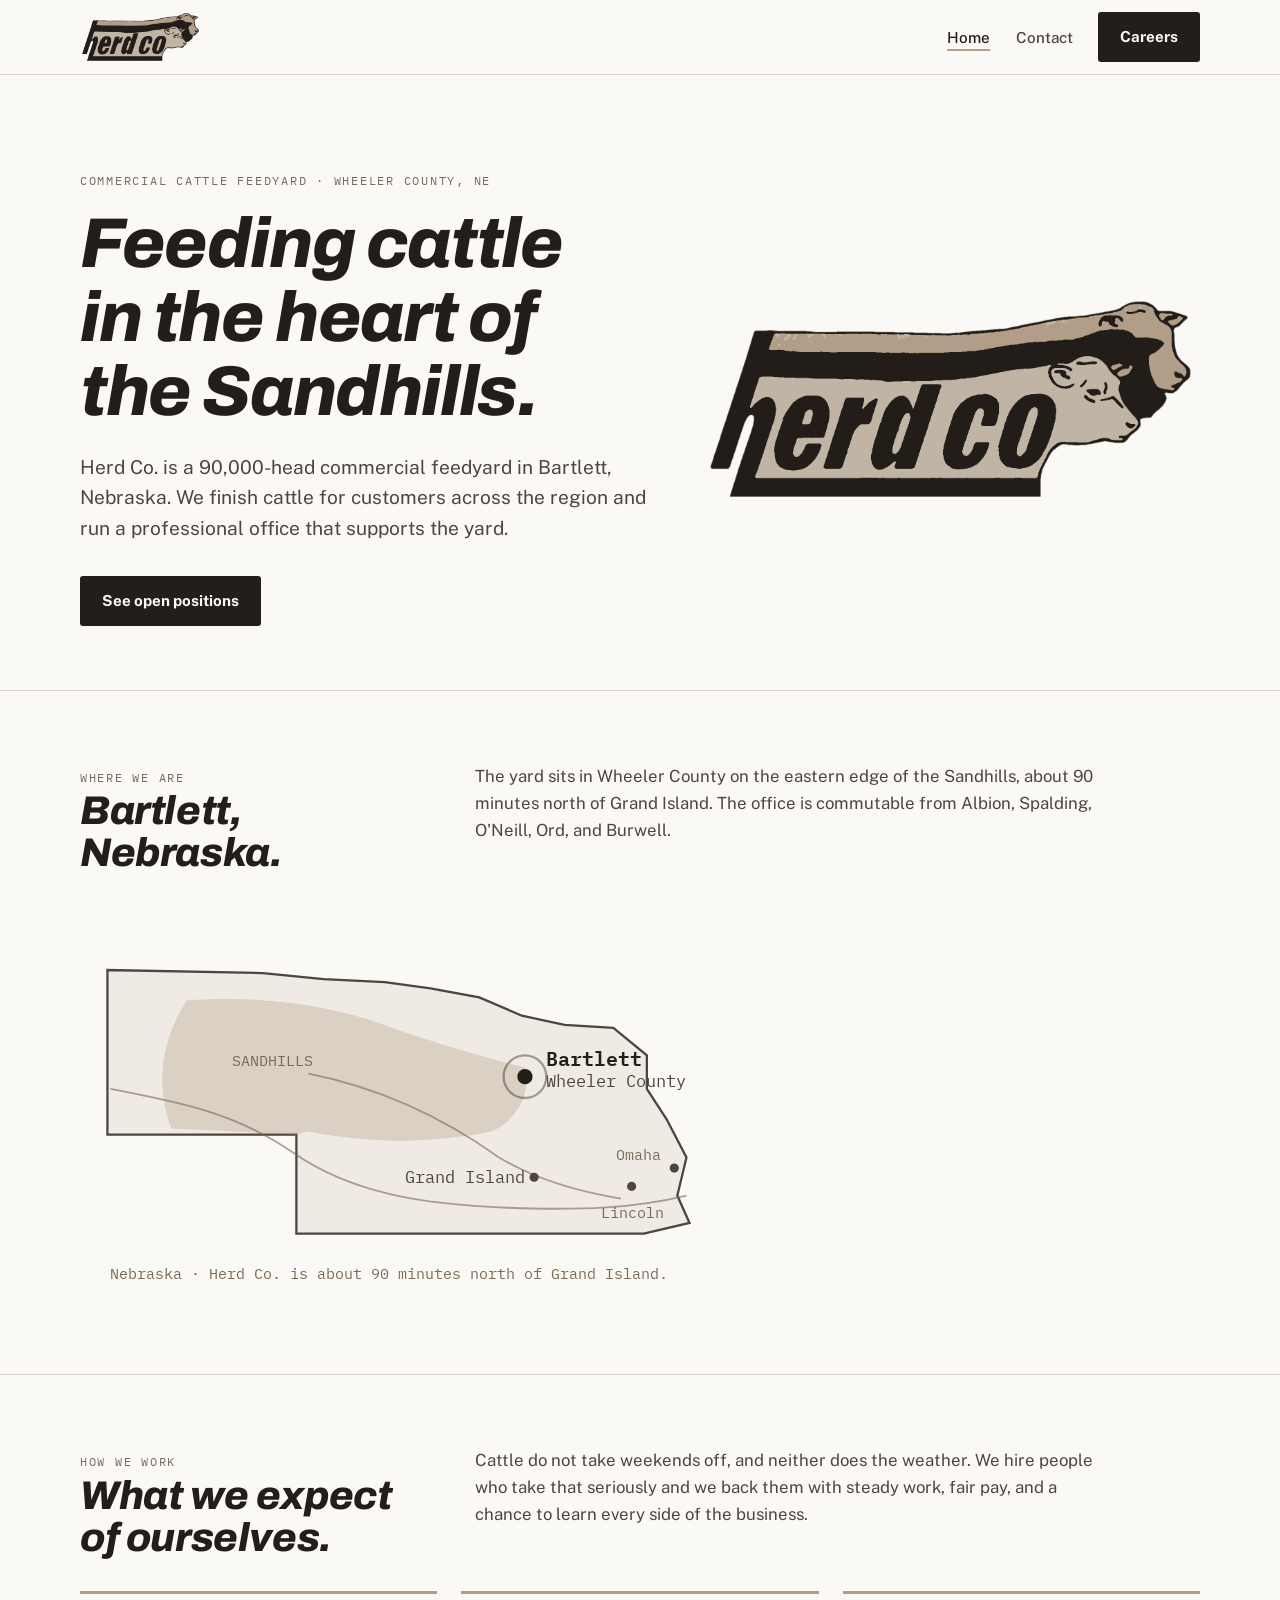
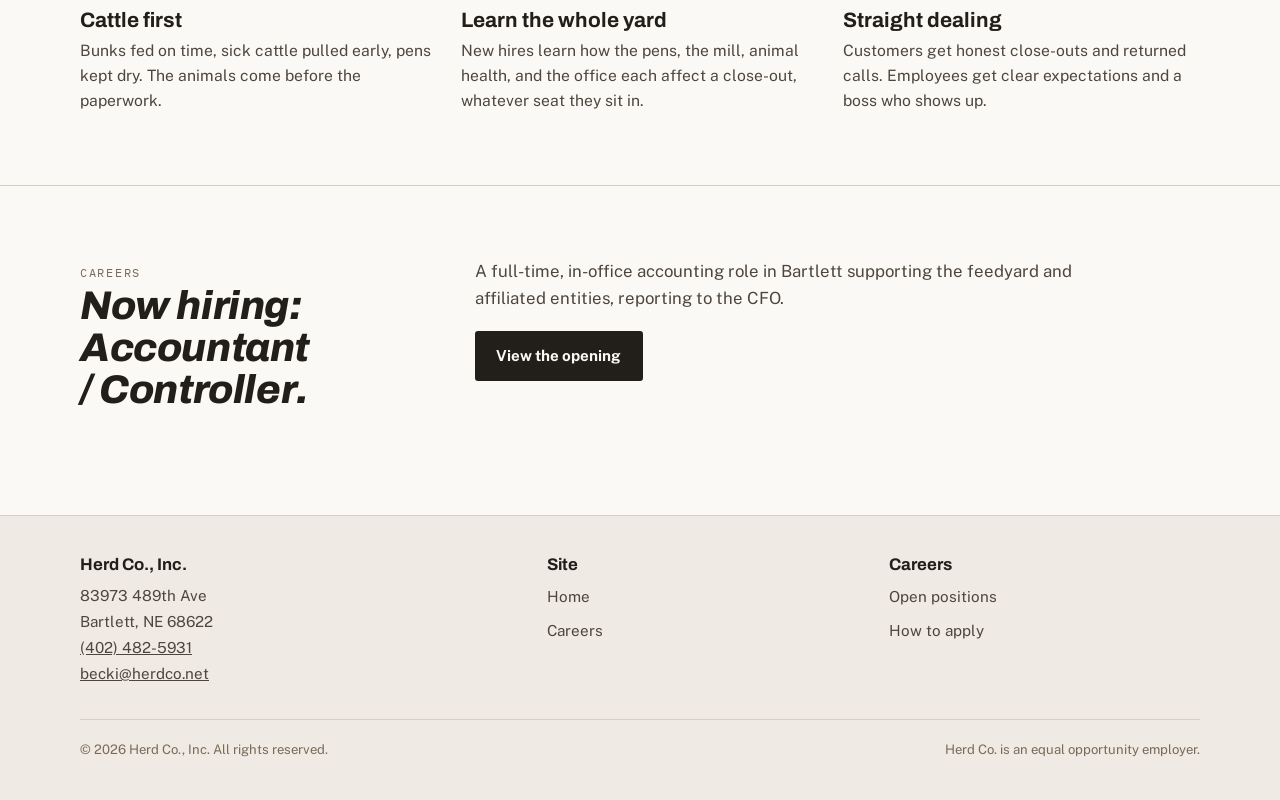
<file: index.html>
<!DOCTYPE html>
<html lang="en">
<head>
  <meta charset="utf-8">
  <meta name="viewport" content="width=device-width, initial-scale=1">
  <title>Herd Co. | Cattle Feeding in Bartlett, Nebraska</title>
  <meta name="description" content="Herd Co. is a 90,000-head commercial cattle feedyard in Bartlett, Nebraska. Learn about Herd Co. and careers in cattle feeding and agribusiness.">
  <link rel="preconnect" href="https://fonts.googleapis.com">
  <link rel="preconnect" href="https://fonts.gstatic.com" crossorigin>
  <link rel="stylesheet" href="https://fonts.googleapis.com/css2?family=Archivo:ital,wght@0,700;1,800&family=Public+Sans:wght@400;500;600;700&family=IBM+Plex+Mono:wght@400;500&display=swap">
  <link rel="stylesheet" href="style.css">
  <link rel="icon" href="favicon.svg" type="image/svg+xml">
</head>
<body>

<header class="site-header">
  <div class="wrap">
    <a class="brand" href="index.html" aria-label="Herd Co. home">
      <picture>
        <source srcset="logo-dark-800.png" media="(prefers-color-scheme: dark)">
        <img src="logo-800.png" alt="Herd Co." width="800" height="343">
      </picture>
    </a>
    <nav aria-label="Main">
      <ul>
        <li><a href="index.html" aria-current="page">Home</a></li>
        <li><a href="index.html#contact">Contact</a></li>
        <li><a class="btn" href="careers.html">Careers</a></li>
      </ul>
    </nav>
  </div>
</header>

<main>
  <div class="hero">
    <div class="wrap grid">
      <div>
        <span class="eyebrow">Commercial cattle feedyard &middot; Wheeler County, NE</span>
        <h1>Feeding cattle in the heart of the Sandhills.</h1>
        <p class="lede">Herd Co. is a 90,000-head commercial feedyard in Bartlett, Nebraska. We finish cattle for customers across the region and run a professional office that supports the yard.</p>
        <div class="actions">
          <a class="btn" href="careers.html">See open positions</a>
        </div>
      </div>
      <figure style="margin:0">
        <picture>
          <source srcset="logo-dark.png" media="(prefers-color-scheme: dark)">
          <img class="hero-logo" src="logo.png" alt="Herd Co. logo: the herd co wordmark with two cattle heads" width="1443" height="620">
        </picture>
      </figure>
    </div>
  </div>

  <section id="where">
    <div class="wrap">
      <div class="section-head">
        <div>
          <span class="eyebrow">Where we are</span>
          <h2>Bartlett, Nebraska.</h2>
        </div>
        <p>The yard sits in Wheeler County on the eastern edge of the Sandhills, about 90 minutes north of Grand Island. The office is commutable from Albion, Spalding, O'Neill, Ord, and Burwell.</p>
      </div>
      <svg class="map" viewBox="0 0 420 260" role="img" aria-label="Map of Nebraska showing Bartlett in Wheeler County, on the eastern edge of the Sandhills" style="max-width:640px">
        <path class="state" d="M18 42 L18 150 L142 150 L142 215 L370 215 L400 208 L392 190 L398 165 L385 140 L372 120 L372 98 L350 80 L318 78 L290 72 L262 60 L230 54 L200 50 L160 48 L120 44 Z"/>
        <path class="sandhills" d="M70 62 C120 58 170 66 205 80 C240 92 268 100 292 106 C296 122 288 140 270 148 C230 156 190 156 150 148 L142 150 L60 146 C50 120 52 90 70 62 Z"/>
        <path class="river" d="M20 120 C60 128 100 134 140 162 C180 190 230 196 280 198 C330 200 365 198 398 190"/>
        <path class="river" d="M150 110 C200 120 240 140 275 165 C300 180 330 188 355 192"/>
        <circle cx="298" cy="178" r="3" fill="var(--ink-2)"/>
        <text x="292" y="182" text-anchor="end">Grand Island</text>
        <circle cx="362" cy="184" r="3" fill="var(--ink-2)"/>
        <text x="342" y="205" class="faint">Lincoln</text>
        <circle cx="390" cy="172" r="3" fill="var(--ink-2)"/>
        <text x="352" y="167" class="faint">Omaha</text>
        <circle class="pin-ring" cx="292" cy="112" r="14"/>
        <circle class="pin" cx="292" cy="112" r="5"/>
        <text x="306" y="105" class="city">Bartlett</text>
        <text x="306" y="119">Wheeler County</text>
        <text x="100" y="105" class="faint">SANDHILLS</text>
        <text x="20" y="245" class="faint">Nebraska &middot; Herd Co. is about 90 minutes north of Grand Island.</text>
      </svg>
    </div>
  </section>

  <section id="values">
    <div class="wrap">
      <div class="section-head">
        <div>
          <span class="eyebrow">How we work</span>
          <h2>What we expect of ourselves.</h2>
        </div>
        <p>Cattle do not take weekends off, and neither does the weather. We hire people who take that seriously and we back them with steady work, fair pay, and a chance to learn every side of the business.</p>
      </div>
      <ul class="values">
        <li><h3>Cattle first</h3><p>Bunks fed on time, sick cattle pulled early, pens kept dry. The animals come before the paperwork.</p></li>
        <li><h3>Learn the whole yard</h3><p>New hires learn how the pens, the mill, animal health, and the office each affect a close-out, whatever seat they sit in.</p></li>
        <li><h3>Straight dealing</h3><p>Customers get honest close-outs and returned calls. Employees get clear expectations and a boss who shows up.</p></li>
      </ul>
    </div>
  </section>

  <section id="careers-teaser">
    <div class="wrap">
      <div class="section-head">
        <div>
          <span class="eyebrow">Careers</span>
          <h2>Now hiring: Accountant / Controller.</h2>
        </div>
        <div>
          <p>A full-time, in-office accounting role in Bartlett supporting the feedyard and affiliated entities, reporting to the CFO.</p>
          <p style="margin-top:1.2rem"><a class="btn" href="careers.html">View the opening</a></p>
        </div>
      </div>
    </div>
  </section>
</main>

<footer id="contact">
  <div class="wrap">
    <div>
      <h3>Herd Co., Inc.</h3>
      <address>
        83973 489th Ave<br>
        Bartlett, NE 68622<br>
        <a href="tel:+14024825931">(402) 482-5931</a><br>
        <a href="mailto:becki@herdco.net">becki@herdco.net</a>
      </address>
    </div>
    <div>
      <h3>Site</h3>
      <ul>
        <li><a href="index.html">Home</a></li>
        <li><a href="careers.html">Careers</a></li>
      </ul>
    </div>
    <div>
      <h3>Careers</h3>
      <ul>
        <li><a href="careers.html#openings">Open positions</a></li>
        <li><a href="careers.html#apply">How to apply</a></li>
      </ul>
    </div>
    <div class="legal">
      <span>&copy; 2026 Herd Co., Inc. All rights reserved.</span>
      <span>Herd Co. is an equal opportunity employer.</span>
    </div>
  </div>
</footer>

</body>
</html>
</file>
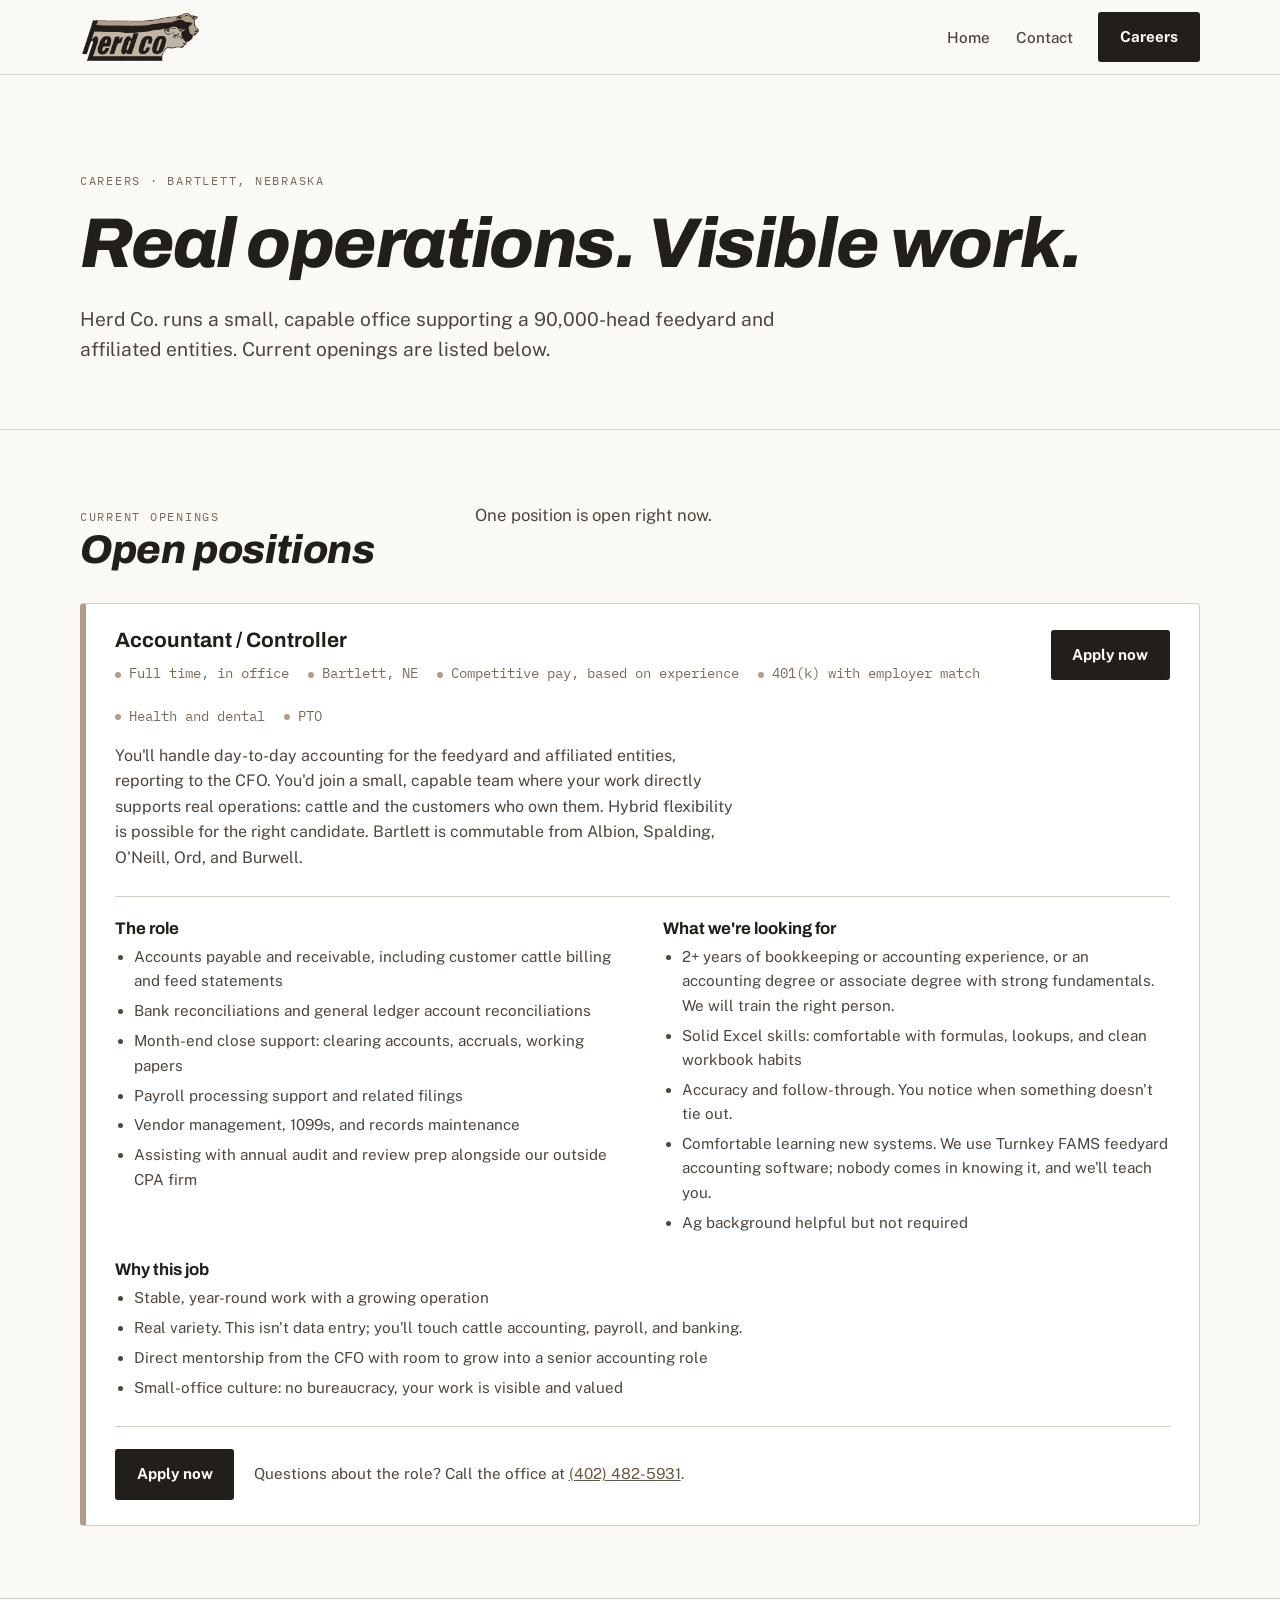
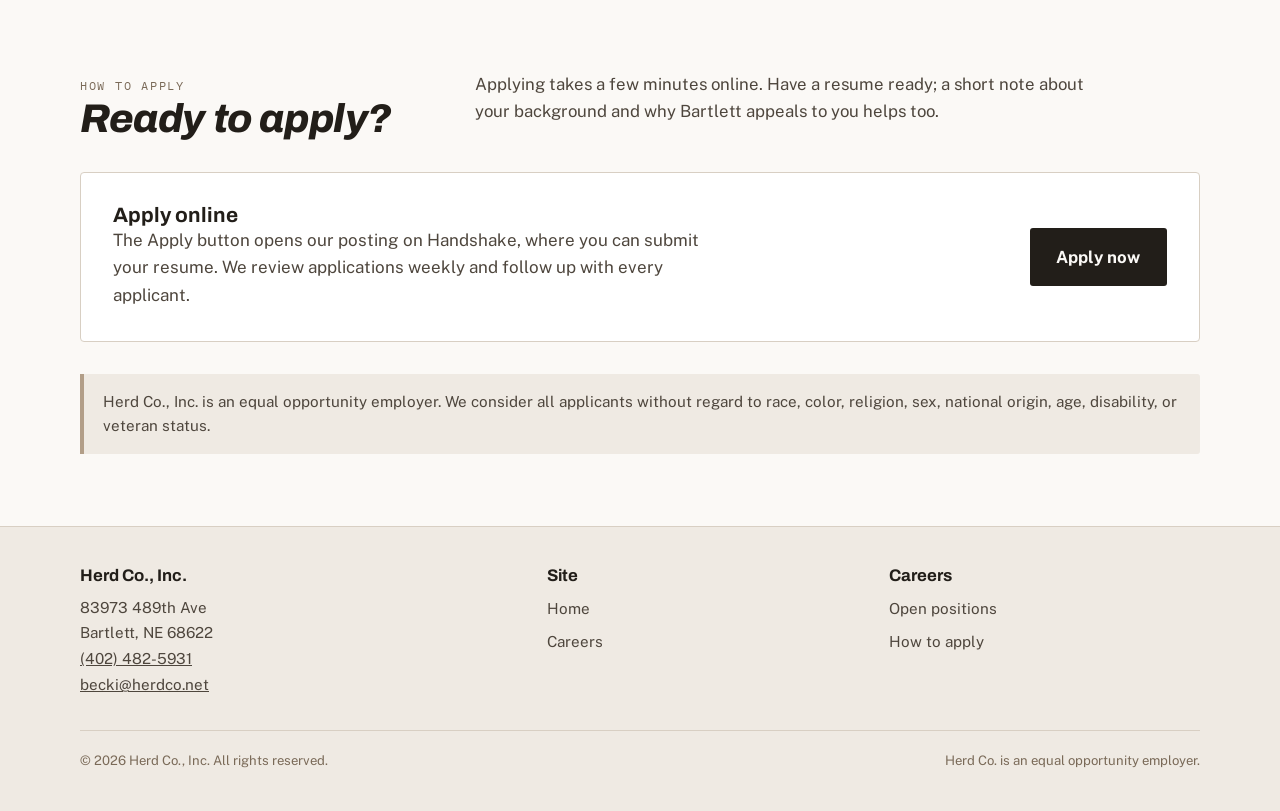
<file: careers.html>
<!DOCTYPE html>
<html lang="en">
<head>
  <meta charset="utf-8">
  <meta name="viewport" content="width=device-width, initial-scale=1">
  <title>Careers at Herd Co. | Accountant / Controller in Bartlett, Nebraska</title>
  <meta name="description" content="Herd Co. is hiring an Accountant / Controller for its cattle feedyard office in Bartlett, Nebraska. Apply online.">
  <link rel="preconnect" href="https://fonts.googleapis.com">
  <link rel="preconnect" href="https://fonts.gstatic.com" crossorigin>
  <link rel="stylesheet" href="https://fonts.googleapis.com/css2?family=Archivo:ital,wght@0,700;1,800&family=Public+Sans:wght@400;500;600;700&family=IBM+Plex+Mono:wght@400;500&display=swap">
  <link rel="stylesheet" href="style.css">
  <link rel="icon" href="favicon.svg" type="image/svg+xml">
</head>
<body>

<header class="site-header">
  <div class="wrap">
    <a class="brand" href="index.html" aria-label="Herd Co. home">
      <picture>
        <source srcset="logo-dark-800.png" media="(prefers-color-scheme: dark)">
        <img src="logo-800.png" alt="Herd Co." width="800" height="343">
      </picture>
    </a>
    <nav aria-label="Main">
      <ul>
        <li><a href="index.html">Home</a></li>
        <li><a href="index.html#contact">Contact</a></li>
        <li><a class="btn" href="careers.html" aria-current="page">Careers</a></li>
      </ul>
    </nav>
  </div>
</header>

<main>
  <div class="hero">
    <div class="wrap">
      <span class="eyebrow">Careers &middot; Bartlett, Nebraska</span>
      <h1>Real operations. Visible work.</h1>
      <p class="lede">Herd Co. runs a small, capable office supporting a 90,000-head feedyard and affiliated entities. Current openings are listed below.</p>
    </div>
  </div>

  <section id="openings">
    <div class="wrap">
      <div class="section-head">
        <div>
          <span class="eyebrow">Current openings</span>
          <h2>Open positions</h2>
        </div>
        <p>One position is open right now.</p>
      </div>

      <!--
        HOW TO EDIT THE JOB LIST
        Each <article class="job"> block is one posting. Copy a block to add a job,
        delete a block to remove one, and change the text inside. Apply buttons link to
        the Handshake posting. Update data-updated when you change the list.
      -->
      <div class="jobs" data-updated="2026-09-09">

        <article class="job">
          <div class="top">
            <div>
              <h3>Accountant / Controller</h3>
              <div class="meta mono">
                <span>Full time, in office</span>
                <span>Bartlett, NE</span>
                <span>Competitive pay, based on experience</span>
                <span>401(k) with employer match</span>
                <span>Health and dental</span>
                <span>PTO</span>
              </div>
              <p class="desc">You'll handle day-to-day accounting for the feedyard and affiliated entities, reporting to the CFO. You'd join a small, capable team where your work directly supports real operations: cattle and the customers who own them. Hybrid flexibility is possible for the right candidate. Bartlett is commutable from Albion, Spalding, O'Neill, Ord, and Burwell.</p>
            </div>
            <a class="btn" href="https://app.joinhandshake.com/public/jobs/11414222" rel="noopener">Apply now</a>
          </div>

          <div class="job-body">
            <div>
              <h3>The role</h3>
              <ul>
                <li>Accounts payable and receivable, including customer cattle billing and feed statements</li>
                <li>Bank reconciliations and general ledger account reconciliations</li>
                <li>Month-end close support: clearing accounts, accruals, working papers</li>
                <li>Payroll processing support and related filings</li>
                <li>Vendor management, 1099s, and records maintenance</li>
                <li>Assisting with annual audit and review prep alongside our outside CPA firm</li>
              </ul>
            </div>
            <div>
              <h3>What we're looking for</h3>
              <ul>
                <li>2+ years of bookkeeping or accounting experience, or an accounting degree or associate degree with strong fundamentals. We will train the right person.</li>
                <li>Solid Excel skills: comfortable with formulas, lookups, and clean workbook habits</li>
                <li>Accuracy and follow-through. You notice when something doesn't tie out.</li>
                <li>Comfortable learning new systems. We use Turnkey FAMS feedyard accounting software; nobody comes in knowing it, and we'll teach you.</li>
                <li>Ag background helpful but not required</li>
              </ul>
            </div>
            <div class="full">
              <h3>Why this job</h3>
              <ul>
                <li>Stable, year-round work with a growing operation</li>
                <li>Real variety. This isn't data entry; you'll touch cattle accounting, payroll, and banking.</li>
                <li>Direct mentorship from the CFO with room to grow into a senior accounting role</li>
                <li>Small-office culture: no bureaucracy, your work is visible and valued</li>
              </ul>
            </div>
          </div>

          <div class="cta">
            <a class="btn" href="https://app.joinhandshake.com/public/jobs/11414222" rel="noopener">Apply now</a>
            <p>Questions about the role? Call the office at <a href="tel:+14024825931">(402) 482-5931</a>.</p>
          </div>
        </article>

      </div>
    </div>
  </section>

  <section id="apply">
    <div class="wrap">
      <div class="section-head">
        <div>
          <span class="eyebrow">How to apply</span>
          <h2>Ready to apply?</h2>
        </div>
        <p>Applying takes a few minutes online. Have a resume ready; a short note about your background and why Bartlett appeals to you helps too.</p>
      </div>
      <div class="apply-box">
        <div>
          <h3>Apply online</h3>
          <p>The Apply button opens our posting on Handshake, where you can submit your resume. We review applications weekly and follow up with every applicant.</p>
        </div>
        <a class="btn" href="https://app.joinhandshake.com/public/jobs/11414222" rel="noopener">Apply now</a>
      </div>
      <p class="notice" style="margin-top:2rem">Herd Co., Inc. is an equal opportunity employer. We consider all applicants without regard to race, color, religion, sex, national origin, age, disability, or veteran status.</p>
    </div>
  </section>
</main>

<footer id="contact">
  <div class="wrap">
    <div>
      <h3>Herd Co., Inc.</h3>
      <address>
        83973 489th Ave<br>
        Bartlett, NE 68622<br>
        <a href="tel:+14024825931">(402) 482-5931</a><br>
        <a href="mailto:becki@herdco.net">becki@herdco.net</a>
      </address>
    </div>
    <div>
      <h3>Site</h3>
      <ul>
        <li><a href="index.html">Home</a></li>
        <li><a href="careers.html">Careers</a></li>
      </ul>
    </div>
    <div>
      <h3>Careers</h3>
      <ul>
        <li><a href="careers.html#openings">Open positions</a></li>
        <li><a href="careers.html#apply">How to apply</a></li>
      </ul>
    </div>
    <div class="legal">
      <span>&copy; 2026 Herd Co., Inc. All rights reserved.</span>
      <span>Herd Co. is an equal opportunity employer.</span>
    </div>
  </div>
</footer>

</body>
</html>
</file>
<file: style.css>
/* Herd Co site styles. Palette taken from the Herd Co logo: near-black brown, tan, warm grey, white. */
:root {
  --bg: #FBF9F6;
  --bg-2: #EFEAE3;
  --ink: #221E19;
  --ink-2: #4E463D;
  --muted: #7A6A58;
  --line: #D8CFC3;
  --accent: #221E19;
  --accent-ink: #FBF9F6;
  --tan: #B29E88;
  --tan-2: #C0B5A5;
  --link: #6B5641;
  --card: #FFFFFF;
  color-scheme: light;
}
@media (prefers-color-scheme: dark) {
  :root:not([data-theme="light"]) {
    --bg: #1A1714;
    --bg-2: #241F1B;
    --ink: #F3EEE6;
    --ink-2: #C9C0B4;
    --muted: #B29E88;
    --line: #3A332C;
    --accent: #B29E88;
    --accent-ink: #1A1714;
    --tan: #B29E88;
    --tan-2: #6F6357;
    --link: #D4C2AC;
    --card: #221E19;
    color-scheme: dark;
  }
}
:root[data-theme="dark"] {
  --bg: #1A1714;
  --bg-2: #241F1B;
  --ink: #F3EEE6;
  --ink-2: #C9C0B4;
  --muted: #B29E88;
  --line: #3A332C;
  --accent: #B29E88;
  --accent-ink: #1A1714;
  --tan: #B29E88;
  --tan-2: #6F6357;
  --link: #D4C2AC;
  --card: #221E19;
  color-scheme: dark;
}

* { box-sizing: border-box; }
html { scroll-behavior: smooth; }
@media (prefers-reduced-motion: reduce) { html { scroll-behavior: auto; } }

body {
  margin: 0;
  background: var(--bg);
  color: var(--ink);
  font-family: "Public Sans", "Segoe UI", Helvetica, Arial, sans-serif;
  font-size: 17px;
  line-height: 1.6;
}
h1, h2, h3 {
  font-family: "Archivo", "Arial Black", Helvetica, Arial, sans-serif;
  line-height: 1.05;
  margin: 0;
  text-wrap: balance;
}
h1 { font-size: clamp(2.5rem, 6vw, 4.4rem); font-weight: 800; font-style: italic; letter-spacing: -0.02em; }
h2 { font-size: clamp(1.7rem, 3.4vw, 2.5rem); font-weight: 800; font-style: italic; letter-spacing: -0.01em; }
h3 { font-size: 1.3rem; font-weight: 700; }
p { margin: 0; max-width: 62ch; }
a { color: var(--link); }
a:focus-visible, button:focus-visible, summary:focus-visible { outline: 3px solid var(--tan); outline-offset: 3px; }
.mono { font-family: "IBM Plex Mono", Consolas, monospace; font-size: 0.9rem; }
.eyebrow {
  font-family: "IBM Plex Mono", Consolas, monospace;
  font-size: 0.78rem;
  text-transform: uppercase;
  letter-spacing: 0.14em;
  color: var(--muted);
}
.wrap { width: min(1120px, 100% - 3rem); margin-inline: auto; }

/* Header */
.site-header {
  border-bottom: 1px solid var(--line);
  background: var(--bg);
  position: sticky; top: 0; z-index: 10;
}
.site-header .wrap { display: flex; align-items: center; justify-content: space-between; gap: 1rem; padding: 0.7rem 0; }
.brand { display: flex; align-items: center; text-decoration: none; color: var(--ink); }
.brand img { height: 52px; width: auto; display: block; }
nav ul { list-style: none; margin: 0; padding: 0; display: flex; gap: 1.6rem; align-items: center; }
nav a { color: var(--ink-2); text-decoration: none; font-weight: 500; font-size: 0.95rem; }
nav a:hover, nav a[aria-current="page"] { color: var(--ink); text-decoration: underline; text-underline-offset: 6px; text-decoration-color: var(--tan); text-decoration-thickness: 2px; }
.btn {
  display: inline-block; padding: 0.75rem 1.3rem; border-radius: 3px;
  background: var(--accent); color: var(--accent-ink); text-decoration: none; font-weight: 700; font-size: 0.95rem;
  border: 1px solid transparent;
}
.btn:hover { filter: brightness(1.15); }
.btn.ghost { background: transparent; color: var(--ink); border-color: var(--line); }
nav a.btn { color: var(--accent-ink); text-decoration: none; }

/* Hero */
.hero { padding: clamp(3rem, 8vw, 6rem) 0 clamp(2.5rem, 6vw, 4rem); border-bottom: 1px solid var(--line); }
.hero .grid { display: grid; grid-template-columns: 1.15fr 1fr; gap: 3rem; align-items: center; }
.hero p.lede { font-size: 1.2rem; color: var(--ink-2); margin-top: 1.4rem; }
.hero .actions { display: flex; gap: 0.8rem; flex-wrap: wrap; margin-top: 2rem; }
.hero .eyebrow { margin-bottom: 1rem; display: block; }
.hero-logo { width: 100%; max-width: 520px; height: auto; display: block; margin-inline: auto; }

/* Map */
.map { width: 100%; height: auto; display: block; }
.map .state { fill: var(--bg-2); stroke: var(--ink-2); stroke-width: 1.5; }
.map .sandhills { fill: var(--tan); opacity: 0.35; }
.map .pin { fill: var(--ink); }
.map .pin-ring { fill: none; stroke: var(--ink); stroke-width: 1.5; opacity: 0.4; }
.map .river { fill: none; stroke: var(--muted); stroke-width: 1.2; opacity: 0.6; }
.map text { font-family: "IBM Plex Mono", Consolas, monospace; font-size: 11px; fill: var(--ink-2); }
.map text.city { fill: var(--ink); font-weight: 600; font-size: 13px; }
.map text.faint { fill: var(--muted); font-size: 10px; }

/* Sections */
section { padding: clamp(2.5rem, 6vw, 4.5rem) 0; }
section + section { border-top: 1px solid var(--line); }
.section-head { display: grid; grid-template-columns: 1fr 2fr; gap: 2rem; margin-bottom: 2rem; align-items: start; }
.section-head p { color: var(--ink-2); font-size: 1.05rem; }

.facts { display: grid; grid-template-columns: repeat(4, 1fr); border: 1px solid var(--line); border-radius: 4px; overflow: hidden; background: var(--card); margin-top: 2.5rem; }
.fact { padding: 1.2rem 1.4rem; border-right: 1px solid var(--line); border-top: 4px solid var(--tan); }
.fact:last-child { border-right: 0; }
.fact .num { font-family: "Archivo", "Arial Black", Helvetica, Arial, sans-serif; font-size: 1.9rem; font-weight: 800; font-style: italic; line-height: 1; font-variant-numeric: tabular-nums; letter-spacing: -0.01em; }
.fact .lbl { font-size: 0.85rem; color: var(--muted); margin-top: 0.4rem; }

.values { list-style: none; margin: 0; padding: 0; display: grid; grid-template-columns: repeat(3, 1fr); gap: 1.5rem; }
.values li { padding-top: 1rem; border-top: 3px solid var(--tan); }
.values li p { color: var(--ink-2); font-size: 0.98rem; margin-top: 0.4rem; }

/* Careers */
.jobs { display: grid; gap: 1rem; }
.job {
  padding: 1.6rem 1.8rem; background: var(--card); border: 1px solid var(--line); border-radius: 4px;
  border-left: 6px solid var(--tan);
}
.job .top { display: grid; grid-template-columns: 1fr auto; gap: 1rem 2rem; align-items: start; }
.job .meta { display: flex; gap: 1.2rem; flex-wrap: wrap; margin-top: 0.6rem; color: var(--muted); }
.job .meta span::before { content: ""; display: inline-block; width: 6px; height: 6px; border-radius: 50%; background: var(--tan); margin-right: 0.5rem; vertical-align: middle; }
.job p.desc { color: var(--ink-2); font-size: 1rem; margin-top: 1rem; }
.job .btn { white-space: nowrap; }
.job-body { display: grid; grid-template-columns: repeat(2, 1fr); gap: 1.6rem 2.5rem; margin-top: 1.6rem; padding-top: 1.4rem; border-top: 1px solid var(--line); }
.job-body h3 { font-size: 1.05rem; margin-bottom: 0.5rem; }
.job-body ul { margin: 0; padding-left: 1.2rem; color: var(--ink-2); font-size: 0.95rem; display: grid; gap: 0.35rem; }
.job-body .full { grid-column: 1 / -1; }
.job .cta { margin-top: 1.6rem; padding-top: 1.4rem; border-top: 1px solid var(--line); display: flex; align-items: center; gap: 1.2rem; flex-wrap: wrap; }
.job .cta p { color: var(--ink-2); font-size: 0.95rem; }
.apply-box { background: var(--card); border: 1px solid var(--line); border-radius: 4px; padding: 2rem; display: grid; grid-template-columns: 1fr auto; gap: 1.5rem 2.5rem; align-items: center; }
.apply-box p { color: var(--ink-2); }
.apply-box .btn { font-size: 1.05rem; padding: 0.9rem 1.6rem; }
.notice { background: var(--bg-2); border-left: 4px solid var(--tan); padding: 1rem 1.2rem; border-radius: 0 3px 3px 0; font-size: 0.95rem; color: var(--ink-2); max-width: none; }

/* Footer */
footer { border-top: 1px solid var(--line); background: var(--bg-2); padding: 2.5rem 0; }
footer .wrap { display: grid; grid-template-columns: 1.4fr 1fr 1fr; gap: 2rem; }
footer h3 { font-size: 1.05rem; margin-bottom: 0.6rem; }
footer address { font-style: normal; color: var(--ink-2); font-size: 0.95rem; line-height: 1.7; }
footer address a { color: var(--ink-2); }
footer ul { list-style: none; margin: 0; padding: 0; display: grid; gap: 0.4rem; }
footer ul a { color: var(--ink-2); text-decoration: none; font-size: 0.95rem; }
footer ul a:hover { text-decoration: underline; }
footer .legal { grid-column: 1 / -1; border-top: 1px solid var(--line); padding-top: 1.2rem; font-size: 0.82rem; color: var(--muted); display: flex; justify-content: space-between; flex-wrap: wrap; gap: 0.5rem; }

@media (max-width: 860px) {
  .hero .grid, .section-head, footer .wrap, .job-body, .apply-box { grid-template-columns: 1fr; }
  .facts { grid-template-columns: repeat(2, 1fr); }
  .fact:nth-child(2) { border-right: 0; }
  .fact:nth-child(-n+2) { border-bottom: 1px solid var(--line); }
  .values { grid-template-columns: 1fr; }
  .job .top { grid-template-columns: 1fr; }
  .brand img { height: 42px; }
  nav ul { gap: 1rem; }
  .site-header .wrap { flex-wrap: wrap; }
}
</file>
